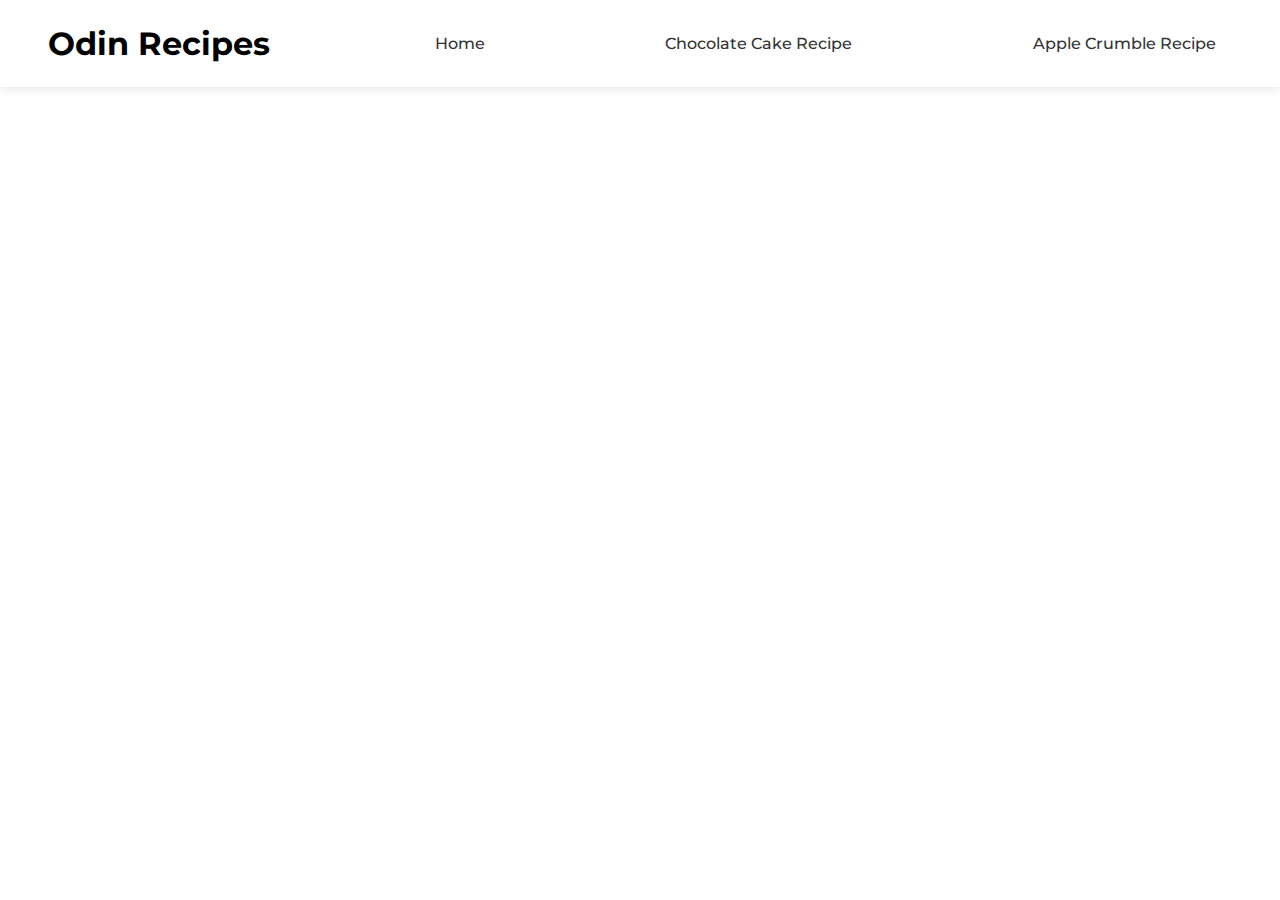
<file: index.html>
<!DOCTYPE html>
<html lang="en">
  <head>
    <meta charset="utf-8" />
    <link rel="stylesheet" href="styles.css" />
    <link rel="preconnect" href="https://fonts.googleapis.com" />
    <link rel="preconnect" href="https://fonts.gstatic.com" crossorigin />
    <link
      href="https://fonts.googleapis.com/css2?family=Montserrat:ital,wght@0,100..900;1,100..900&display=swap"
      rel="stylesheet"
    />
    <title>Recipes</title>
  </head>
  <body>
    <header>
      <nav class="navbar">
        <h1>Odin Recipes</h1>
        <a class="nav-link" href="/index.html">Home</a>
        <a class="nav-link" href="recipes/cake.html">Chocolate Cake Recipe</a>
        <a class="nav-link" href="/recipes/apple_crumble.html"
          >Apple Crumble Recipe</a
        >
      </nav>
    </header>
  </body>
</html>
</file>
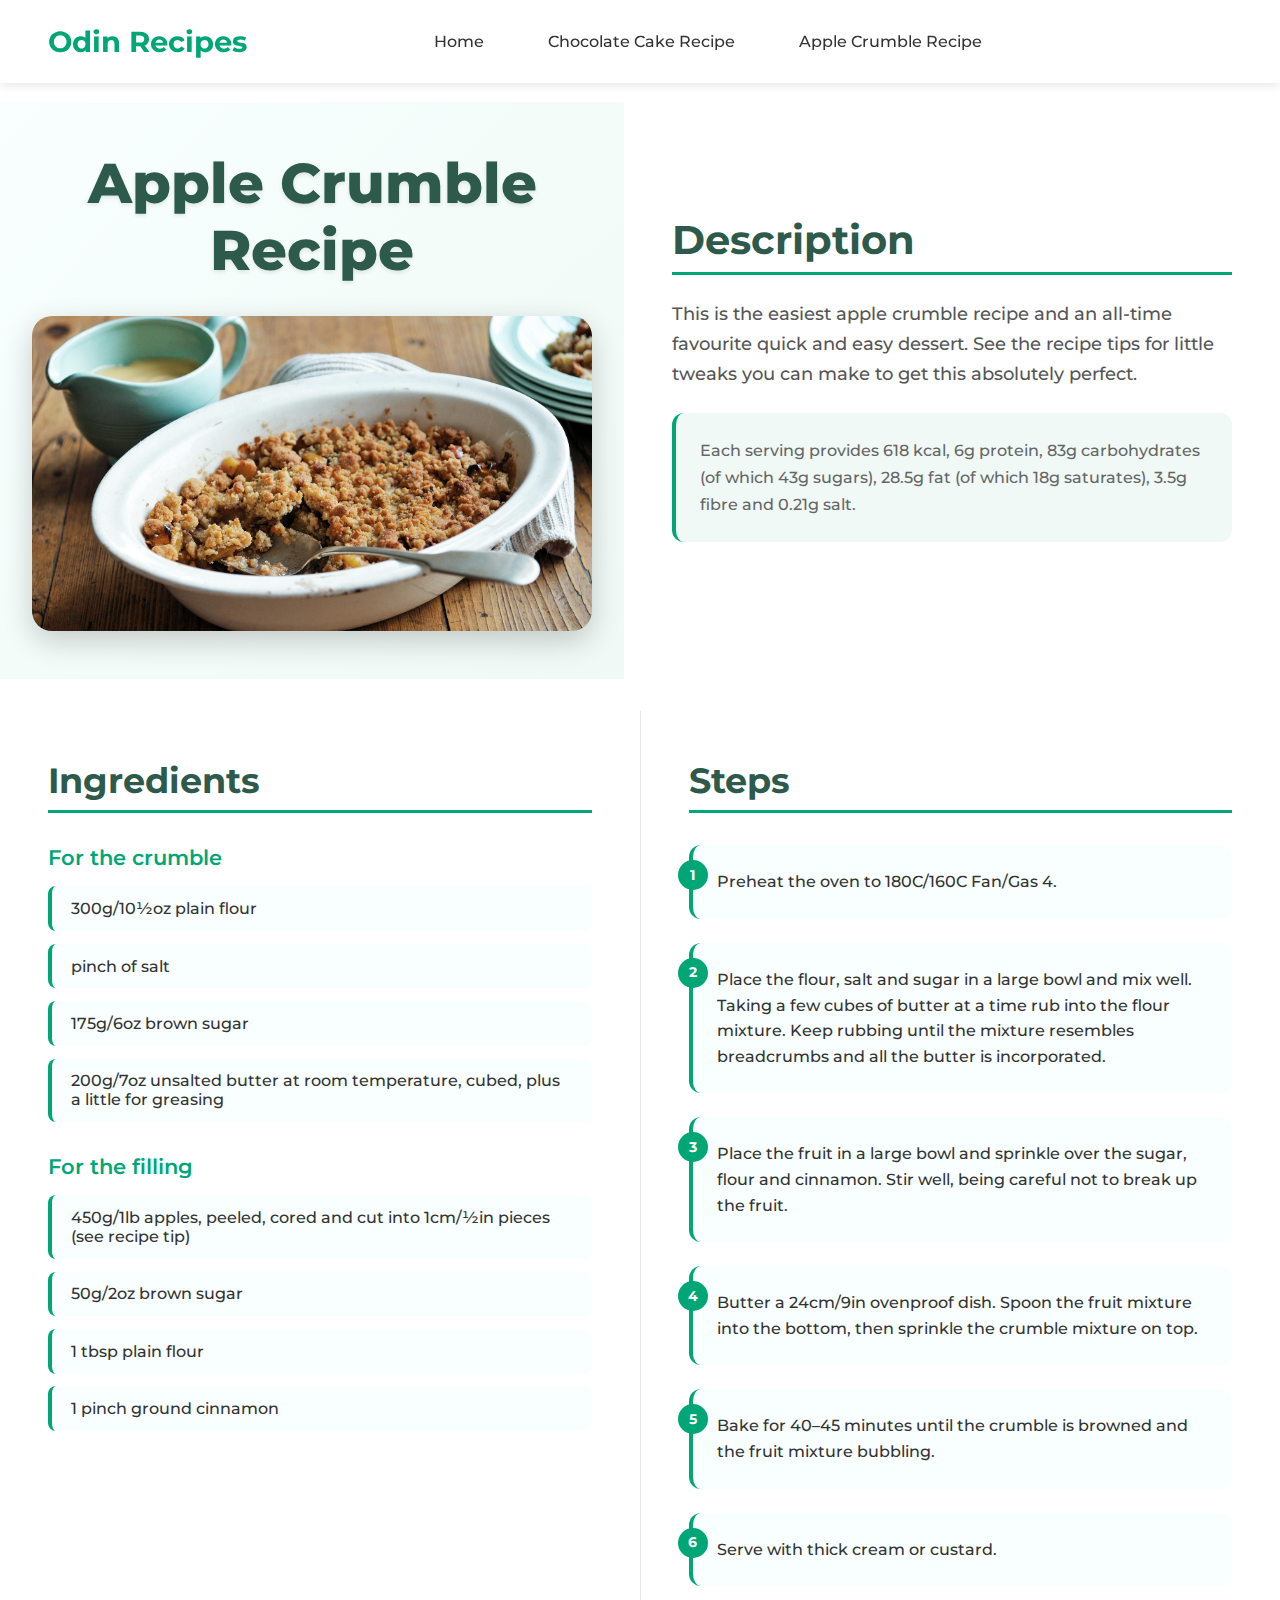
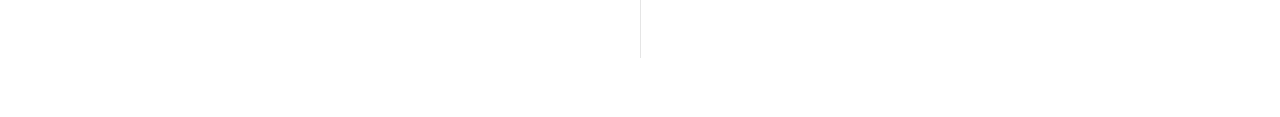
<file: recipes/apple_crumble.html>
<!DOCTYPE html>
<html lang="en">
  <head>
    <meta charset="utf-8" />
    <link rel="stylesheet" href="/styles.css" />
    <link rel="preconnect" href="https://fonts.googleapis.com" />
    <link rel="preconnect" href="https://fonts.gstatic.com" crossorigin />
    <link
      href="https://fonts.googleapis.com/css2?family=Montserrat:ital,wght@0,100..900;1,100..900&display=swap"
      rel="stylesheet"
    />
    <title>Odin Recipes | Apple Crumble</title>
  </head>
  <body>
    <header>
      <nav class="navbar">
        <h1 class="nav-logo">Odin Recipes</h1>
        <div class="nav-links">
          <a class="nav-link" href="/index.html">Home</a>
          <a class="nav-link" href="recipes/cake.html">Chocolate Cake Recipe</a>
          <a class="nav-link" href="/recipes/apple_crumble.html"
            >Apple Crumble Recipe</agit status
          >
        </div>
      </nav>
    </header>
    <main>
      <div class="wrapper">
        <section class="img-section">
          <h1 class="title">Apple Crumble Recipe</h1>
          <img src="/images/apple_crumble.jpg" alt="image of apple crumble" />
        </section>
        <section class="description">
          <h2>Description</h2>
          <p>
            This is the easiest apple crumble recipe and an all-time favourite
            quick and easy dessert. See the recipe tips for little tweaks you
            can make to get this absolutely perfect.
          </p>
          <p>
            Each serving provides 618 kcal, 6g protein, 83g carbohydrates (of
            which 43g sugars), 28.5g fat (of which 18g saturates), 3.5g fibre
            and 0.21g salt.
          </p>
        </section>
      </div>
      <div class="wrapper">
        <section class="ingredients">
          <h3>Ingredients</h3>
          <ul>
            <p>For the crumble</p>
            <li class="ingredient">300g/10½oz plain flour</li>
            <li class="ingredient">pinch of salt</li>
            <li class="ingredient">175g/6oz brown sugar</li>
            <li class="ingredient">
              200g/7oz unsalted butter at room temperature, cubed, plus a little
              for greasing
            </li>
            <p>For the filling</p>
            <li class="ingredient">
              450g/1lb apples, peeled, cored and cut into 1cm/½in pieces (see
              recipe tip)
            </li>
            <li class="ingredient">50g/2oz brown sugar</li>
            <li class="ingredient">1 tbsp plain flour</li>
            <li class="ingredient">1 pinch ground cinnamon</li>
          </ul>
        </section>
        <section class="steps">
          <h4>Steps</h4>
          <ol>
            <li class="step">Preheat the oven to 180C/160C Fan/Gas 4.</li>
            <li class="step">
              Place the flour, salt and sugar in a large bowl and mix well.
              Taking a few cubes of butter at a time rub into the flour mixture.
              Keep rubbing until the mixture resembles breadcrumbs and all the
              butter is incorporated.
            </li>
            <li class="step">
              Place the fruit in a large bowl and sprinkle over the sugar, flour
              and cinnamon. Stir well, being careful not to break up the fruit.
            </li>
            <li class="step">
              Butter a 24cm/9in ovenproof dish. Spoon the fruit mixture into the
              bottom, then sprinkle the crumble mixture on top.
            </li>
            <li class="step">
              Bake for 40–45 minutes until the crumble is browned and the fruit
              mixture bubbling.
            </li>
            <li class="step">Serve with thick cream or custard.</li>
          </ol>
        </section>
      </div>
    </main>
  </body>
</html>
</file>
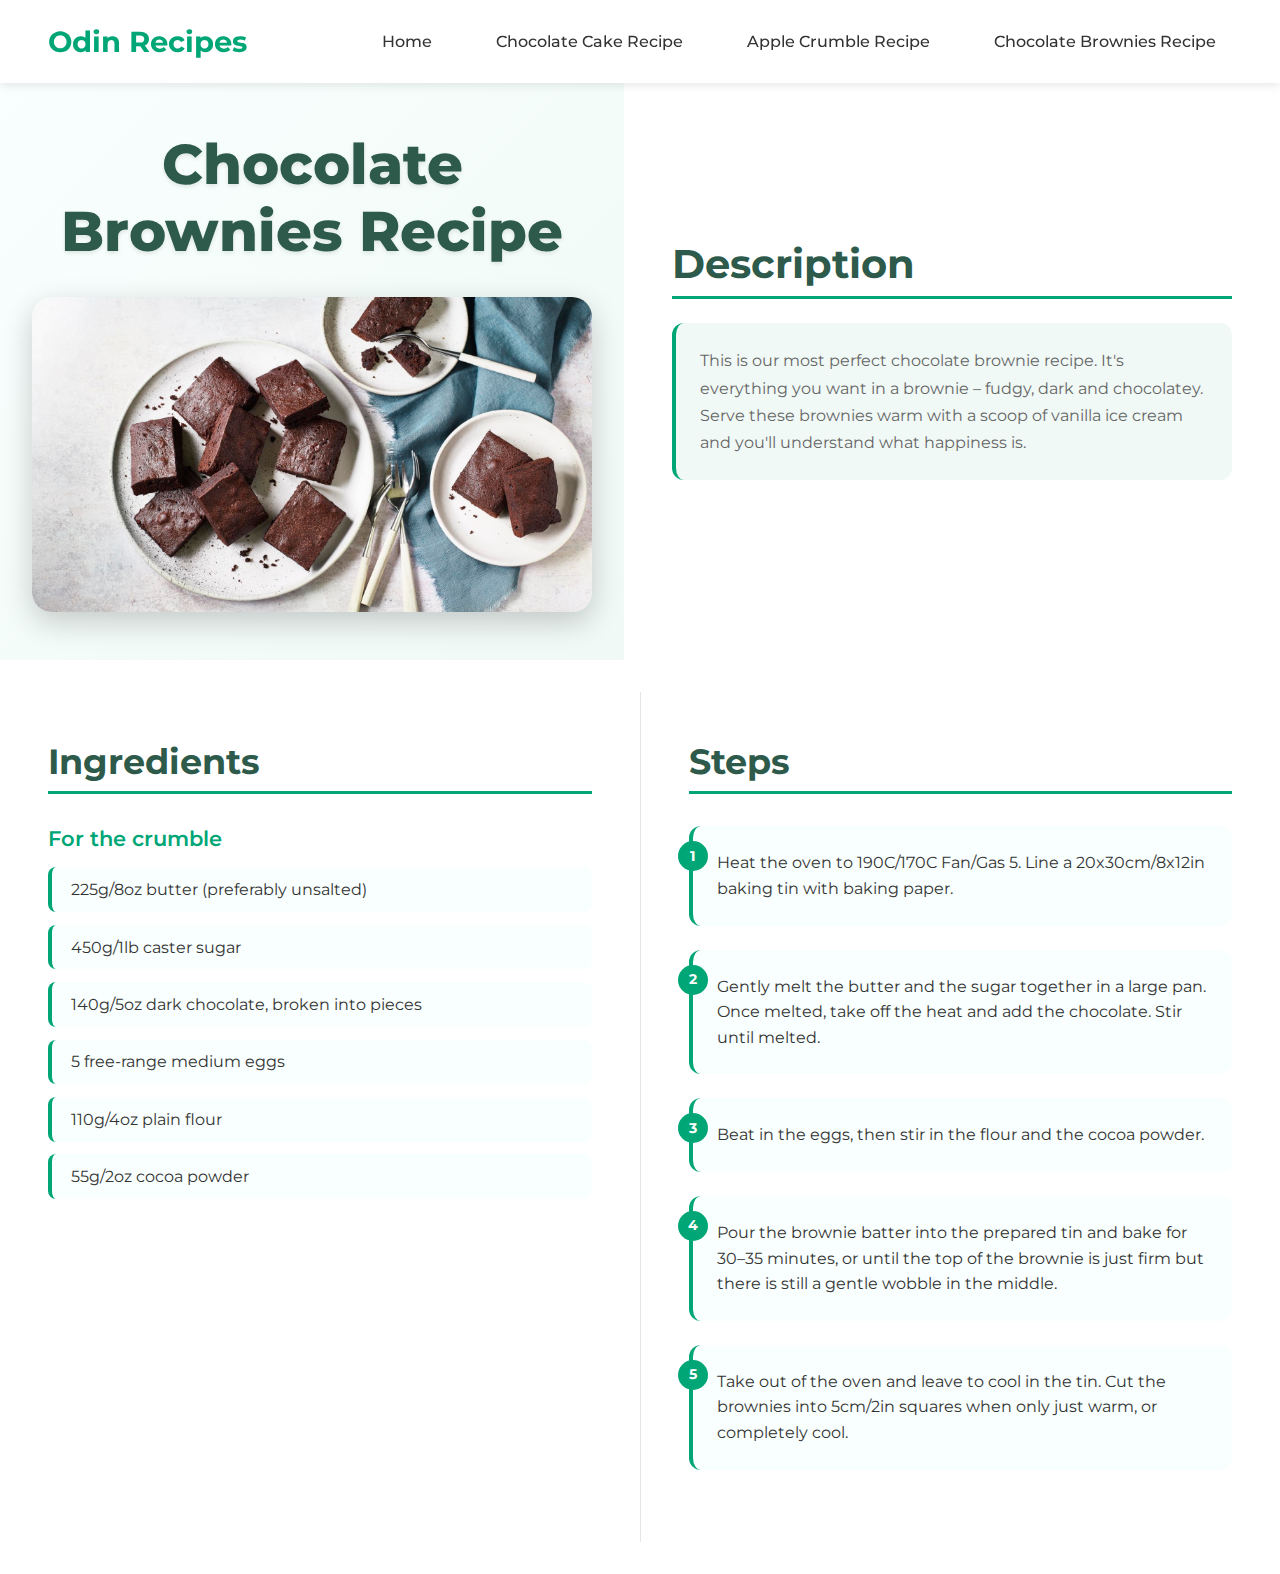
<file: recipes/brownies.html>
<!DOCTYPE html>
<html lang="en">
  <head>
    <meta charset="utf-8" />
    <link rel="stylesheet" href="/styles.css" />
    <link rel="preconnect" href="https://fonts.googleapis.com" />
    <link rel="preconnect" href="https://fonts.gstatic.com" crossorigin />
    <link
      href="https://fonts.googleapis.com/css2?family=Montserrat:ital,wght@0,100..900;1,100..900&display=swap"
      rel="stylesheet"
    />
    <title>Odin Recipes | Brownies</title>
  </head>
  <body>
    <header>
      <nav class="navbar">
        <h1 class="nav-logo">Odin Recipes</h1>
        <div class="nav-links">
          <a class="nav-link" href="/index.html">Home</a>
          <a class="nav-link" href="/recipes/cake.html"
            >Chocolate Cake Recipe</a
          >
          <a class="nav-link" href="/recipes/apple_crumble.html"
            >Apple Crumble Recipe</a
          >
          <a class="nav-link" href="/recipes/brownies.html"
            >Chocolate Brownies Recipe</a
          >
        </div>
      </nav>
    </header>
    <main>
      <div class="wrapper">
        <section class="img-section">
          <h1 class="title">Chocolate Brownies Recipe</h1>
          <img src="/images/brownies.jpg" alt="image of brownies" />
        </section>
        <section class="description">
          <h2>Description</h2>
          <p>
            This is our most perfect chocolate brownie recipe. It's everything
            you want in a brownie – fudgy, dark and chocolatey. Serve these
            brownies warm with a scoop of vanilla ice cream and you'll
            understand what happiness is.
          </p>
        </section>
      </div>
      <div class="wrapper">
        <section class="ingredients">
          <h3>Ingredients</h3>
          <ul>
            <p>For the crumble</p>
            <li class="ingredient">225g/8oz butter (preferably unsalted)</li>
            <li class="ingredient">450g/1lb caster sugar</li>
            <li class="ingredient">
              140g/5oz dark chocolate, broken into pieces
            </li>
            <li class="ingredient">5 free-range medium eggs</li>
            <li class="ingredient">110g/4oz plain flour</li>
            <li class="ingredient">55g/2oz cocoa powder</li>
          </ul>
        </section>
        <section class="steps">
          <h4>Steps</h4>
          <ol>
            <li class="step">
              Heat the oven to 190C/170C Fan/Gas 5. Line a 20x30cm/8x12in baking
              tin with baking paper.
            </li>
            <li class="step">
              Gently melt the butter and the sugar together in a large pan. Once
              melted, take off the heat and add the chocolate. Stir until
              melted.
            </li>
            <li class="step">
              Beat in the eggs, then stir in the flour and the cocoa powder.
            </li>
            <li class="step">
              Pour the brownie batter into the prepared tin and bake for 30–35
              minutes, or until the top of the brownie is just firm but there is
              still a gentle wobble in the middle.
            </li>
            <li class="step">
              Take out of the oven and leave to cool in the tin. Cut the
              brownies into 5cm/2in squares when only just warm, or completely
              cool.
            </li>
          </ol>
        </section>
      </div>
    </main>
  </body>
</html>
</file>
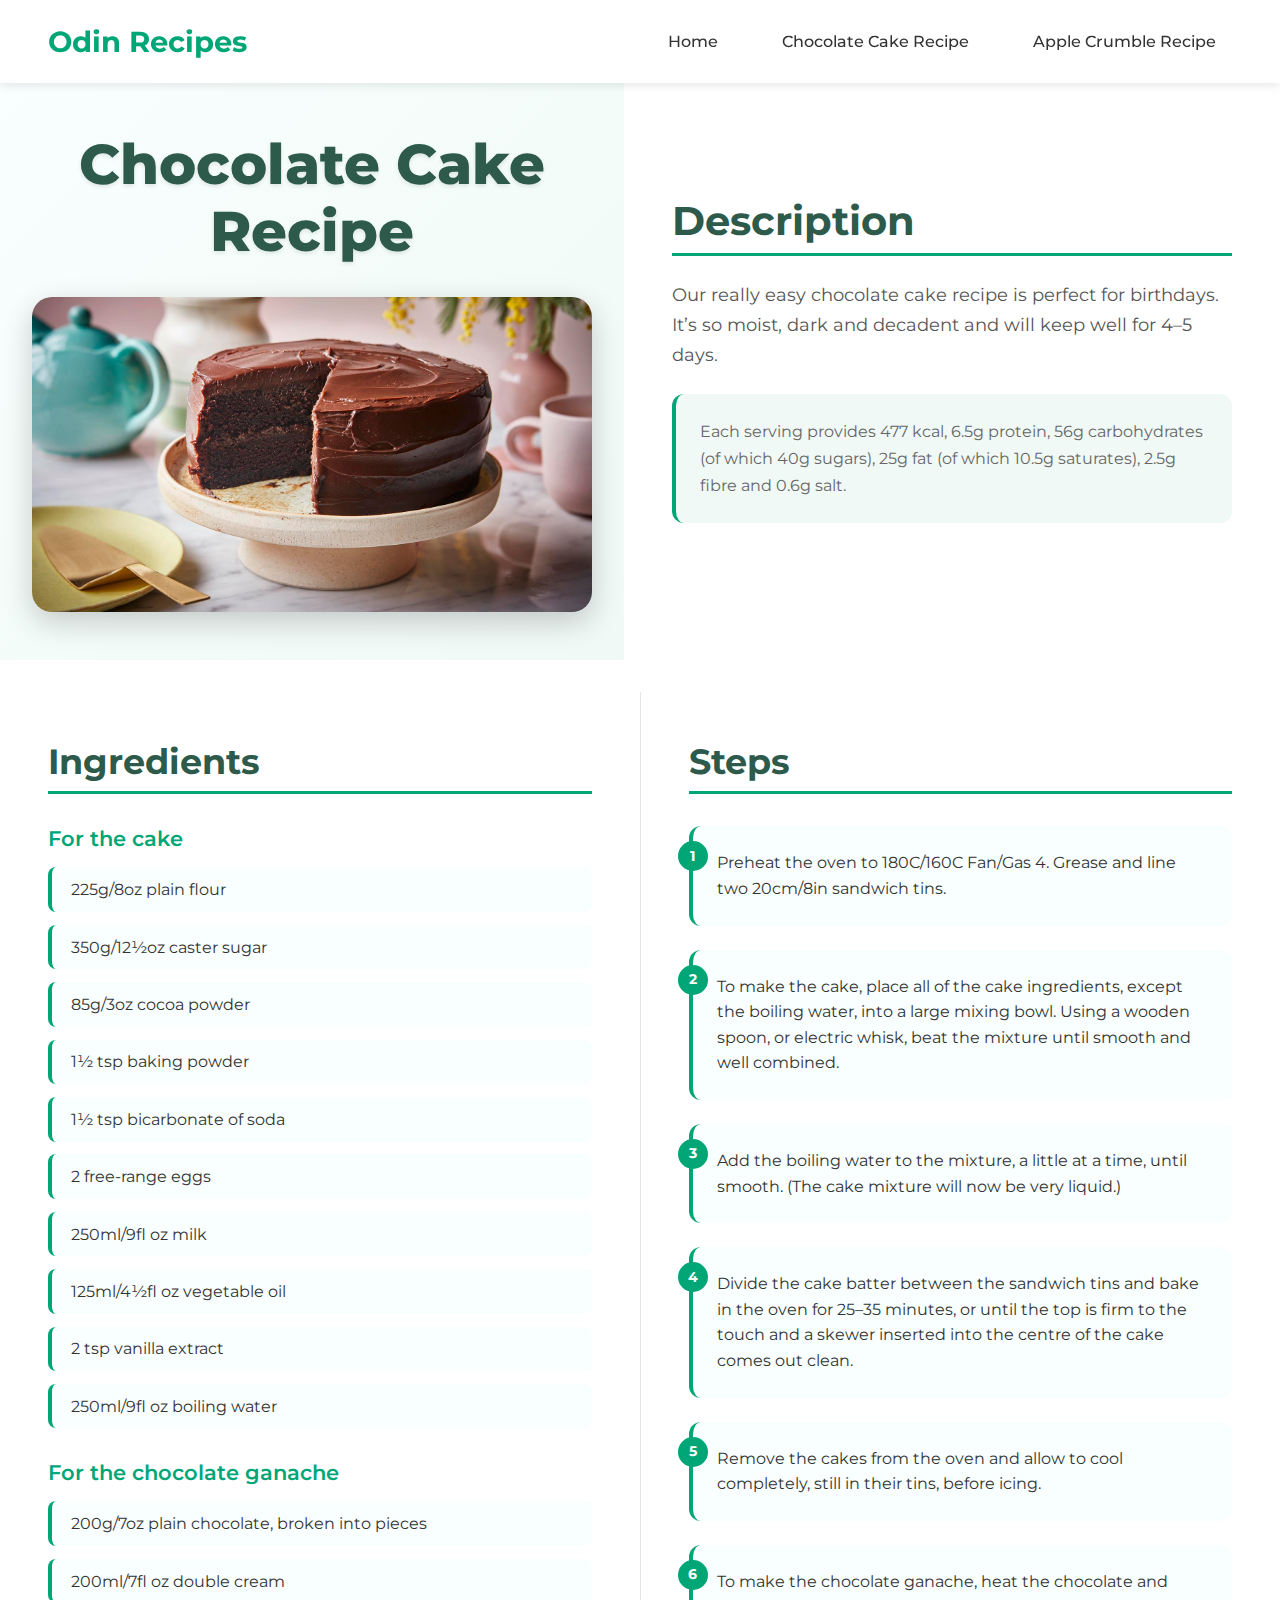
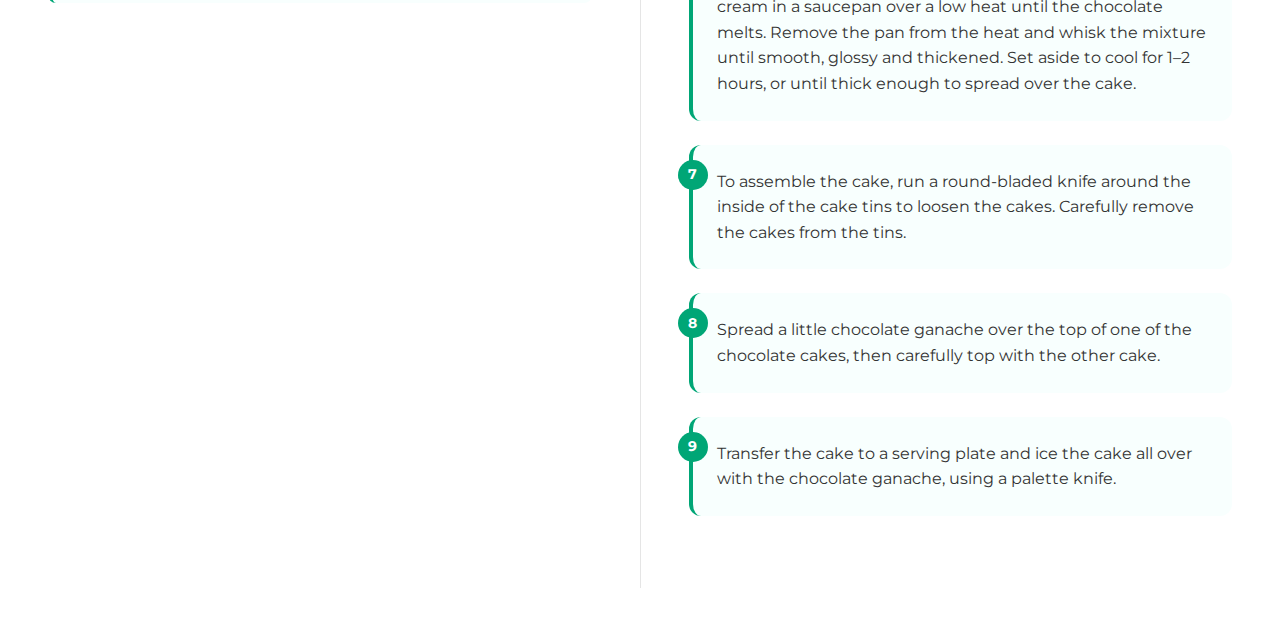
<file: recipes/cake.html>
<!DOCTYPE html>
<html lang="en">
  <head>
    <meta charset="utf-8" />
    <link rel="stylesheet" href="/styles.css" />
    <link rel="preconnect" href="https://fonts.googleapis.com" />
    <link rel="preconnect" href="https://fonts.gstatic.com" crossorigin />
    <link
      href="https://fonts.googleapis.com/css2?family=Montserrat:ital,wght@0,100..900;1,100..900&display=swap"
      rel="stylesheet"
    />
    <title>Odin Recipes | Cake</title>
  </head>
  <body>
    <header>
      <nav class="navbar">
        <h1 class="nav-logo">Odin Recipes</h1>
        <div class="nav-links">
          <a class="nav-link" href="/index.html">Home</a>
          <a class="nav-link" href="recipes/cake.html">Chocolate Cake Recipe</a>
          <a class="nav-link" href="/recipes/apple_crumble.html"
            >Apple Crumble Recipe</a
          >
        </div>
      </nav>
    </header>
    <main>
      <div class="wrapper">
        <section class="img-section">
          <h1 class="title">Chocolate Cake Recipe</h1>
          <img src="/images/chocolate_cake.jpg" alt="image of chocolate cake" />
        </section>
        <section class="description">
          <h2>Description</h2>
          <p>
            Our really easy chocolate cake recipe is perfect for birthdays. It’s
            so moist, dark and decadent and will keep well for 4–5 days.
          </p>
          <p>
            Each serving provides 477 kcal, 6.5g protein, 56g carbohydrates (of
            which 40g sugars), 25g fat (of which 10.5g saturates), 2.5g fibre
            and 0.6g salt.
          </p>
        </section>
      </div>
      <div class="wrapper">
        <section class="ingredients">
          <h3>Ingredients</h3>
          <ul>
            <p>For the cake</p>
            <li class="ingredient">225g/8oz plain flour</li>
            <li class="ingredient">350g/12½oz caster sugar</li>
            <li class="ingredient">85g/3oz cocoa powder</li>
            <li class="ingredient">1½ tsp baking powder</li>
            <li class="ingredient">1½ tsp bicarbonate of soda</li>
            <li class="ingredient">2 free-range eggs</li>
            <li class="ingredient">250ml/9fl oz milk</li>
            <li class="ingredient">125ml/4½fl oz vegetable oil</li>
            <li class="ingredient">2 tsp vanilla extract</li>
            <li class="ingredient">250ml/9fl oz boiling water</li>
            <p>For the chocolate ganache</p>
            <li class="ingredient">
              200g/7oz plain chocolate, broken into pieces
            </li>
            <li class="ingredient">200ml/7fl oz double cream</li>
          </ul>
        </section>
        <section class="steps">
          <h4>Steps</h4>
          <ol>
            <li class="step">
              Preheat the oven to 180C/160C Fan/Gas 4. Grease and line two
              20cm/8in sandwich tins.
            </li>
            <li class="step">
              To make the cake, place all of the cake ingredients, except the
              boiling water, into a large mixing bowl. Using a wooden spoon, or
              electric whisk, beat the mixture until smooth and well combined.
            </li>
            <li class="step">
              Add the boiling water to the mixture, a little at a time, until
              smooth. (The cake mixture will now be very liquid.)
            </li>
            <li class="step">
              Divide the cake batter between the sandwich tins and bake in the
              oven for 25–35 minutes, or until the top is firm to the touch and
              a skewer inserted into the centre of the cake comes out clean.
            </li>
            <li class="step">
              Remove the cakes from the oven and allow to cool completely, still
              in their tins, before icing.
            </li>
            <li class="step">
              To make the chocolate ganache, heat the chocolate and cream in a
              saucepan over a low heat until the chocolate melts. Remove the pan
              from the heat and whisk the mixture until smooth, glossy and
              thickened. Set aside to cool for 1–2 hours, or until thick enough
              to spread over the cake.
            </li>
            <li class="step">
              To assemble the cake, run a round-bladed knife around the inside
              of the cake tins to loosen the cakes. Carefully remove the cakes
              from the tins.
            </li>
            <li class="step">
              Spread a little chocolate ganache over the top of one of the
              chocolate cakes, then carefully top with the other cake.
            </li>
            <li class="step">
              Transfer the cake to a serving plate and ice the cake all over
              with the chocolate ganache, using a palette knife.
            </li>
          </ol>
        </section>
      </div>
    </main>
  </body>
</html>
</file>
<file: styles.css>
* {
  margin: 0;
  padding: 0;
}

body {
  font-family: Montserrat;
}

header {
  display: flex;
  background-color: #ffffff;
  box-shadow: 0 2px 10px rgba(0, 0, 0, 0.1);
  position: sticky;
  top: 0;
  z-index: 100;
}

.navbar {
  display: flex;
  flex-direction: row;
  justify-content: space-between;
  align-items: center;
  width: 100%;
  padding: 1.5rem 3rem;
  max-width: 1200px;
  margin: 0 auto;
}

.nav-logo {
  color: #00a676;
  font-weight: 700;
  font-size: 1.8rem;
}

.nav-links {
  display: flex;
  gap: 2rem;
}

.nav-link {
  text-decoration: none;
  color: #333;
  font-weight: 500;
  transition: color 0.3s ease;
  padding: 0.5rem 1rem;
  border-radius: 6px;
}

.nav-link:hover {
  color: #00a676;
  background-color: #f0f9f6;
}

.wrapper {
  display: flex;
  flex-direction: row;
  width: 100%;
  margin-bottom: 2rem;
}

.img-section {
  width: 50%;
  display: flex;
  flex-direction: column;
  align-items: center;
  padding: 3rem 2rem;
  background: linear-gradient(135deg, #f8fffe 0%, #f0f9f6 100%);
}

.title {
  font-size: 3.5rem;
  font-weight: 800;
  color: #2d5a4a;
  text-align: center;
  margin-bottom: 2rem;
  line-height: 1.2;
  text-shadow: 0 2px 4px rgba(0, 0, 0, 0.1);
}

img {
  max-width: 100%;
  height: auto;
  max-height: 350px;
  object-fit: cover;
  border-radius: 20px;
  box-shadow: 0 10px 30px rgba(0, 0, 0, 0.2);
  transition: transform 0.3s ease, box-shadow 0.3s ease;
}

img:hover {
  transform: translateY(-5px);
  box-shadow: 0 15px 40px rgba(0, 0, 0, 0.25);
}

.description {
  width: 50%;
  display: flex;
  flex-direction: column;
  padding: 3rem;
  background-color: #ffffff;
  justify-content: center;
}

.description h2 {
  font-size: 2.5rem;
  color: #2d5a4a;
  margin-bottom: 1.5rem;
  font-weight: 700;
  border-bottom: 3px solid #00a676;
  padding-bottom: 0.5rem;
}

.description p {
  font-size: 1.1rem;
  line-height: 1.7;
  color: #555;
  margin-bottom: 1.5rem;
}

.description p:last-child {
  background-color: #f0f9f6;
  padding: 1.5rem;
  border-radius: 12px;
  border-left: 4px solid #00a676;
  font-size: 1rem;
  color: #666;
}

.ingredients,
.steps {
  width: 50%;
  display: flex;
  flex-direction: column;
  padding: 3rem;
  background-color: #ffffff;
}

.ingredients {
  border-right: 1px solid #e5e5e5;
}

.ingredients h3,
.steps h4 {
  font-size: 2.2rem;
  color: #2d5a4a;
  margin-bottom: 2rem;
  font-weight: 700;
  border-bottom: 3px solid #00a676;
  padding-bottom: 0.5rem;
}

.ingredients p {
  font-size: 1.3rem;
  font-weight: 600;
  color: #00a676;
  margin-top: 2rem;
  margin-bottom: 1rem;
}

.ingredients p:first-of-type {
  margin-top: 0;
}

.ingredients ul {
  list-style: none;
  padding: 0;
}

.ingredient {
  background-color: #f8fffe;
  padding: 0.8rem 1.2rem;
  margin-bottom: 0.8rem;
  border-radius: 8px;
  border-left: 4px solid #00a676;
  font-size: 1rem;
  color: #333;
  transition: transform 0.2s ease, background-color 0.2s ease;
}

.ingredient:hover {
  transform: translateX(5px);
  background-color: #f0f9f6;
}

.steps ol {
  counter-reset: step-counter;
  list-style: none;
  padding: 0;
}

.step {
  counter-increment: step-counter;
  background-color: #f8fffe;
  padding: 1.5rem;
  margin-bottom: 1.5rem;
  border-radius: 12px;
  border-left: 4px solid #00a676;
  font-size: 1rem;
  line-height: 1.6;
  color: #333;
  position: relative;
  transition: transform 0.2s ease, background-color 0.2s ease;
}

.step::before {
  content: counter(step-counter);
  position: absolute;
  left: -15px;
  top: 15px;
  background-color: #00a676;
  color: white;
  width: 30px;
  height: 30px;
  border-radius: 50%;
  display: flex;
  align-items: center;
  justify-content: center;
  font-weight: bold;
  font-size: 0.9rem;
}

.step:hover {
  transform: translateX(5px);
  background-color: #f0f9f6;
}
</file>
